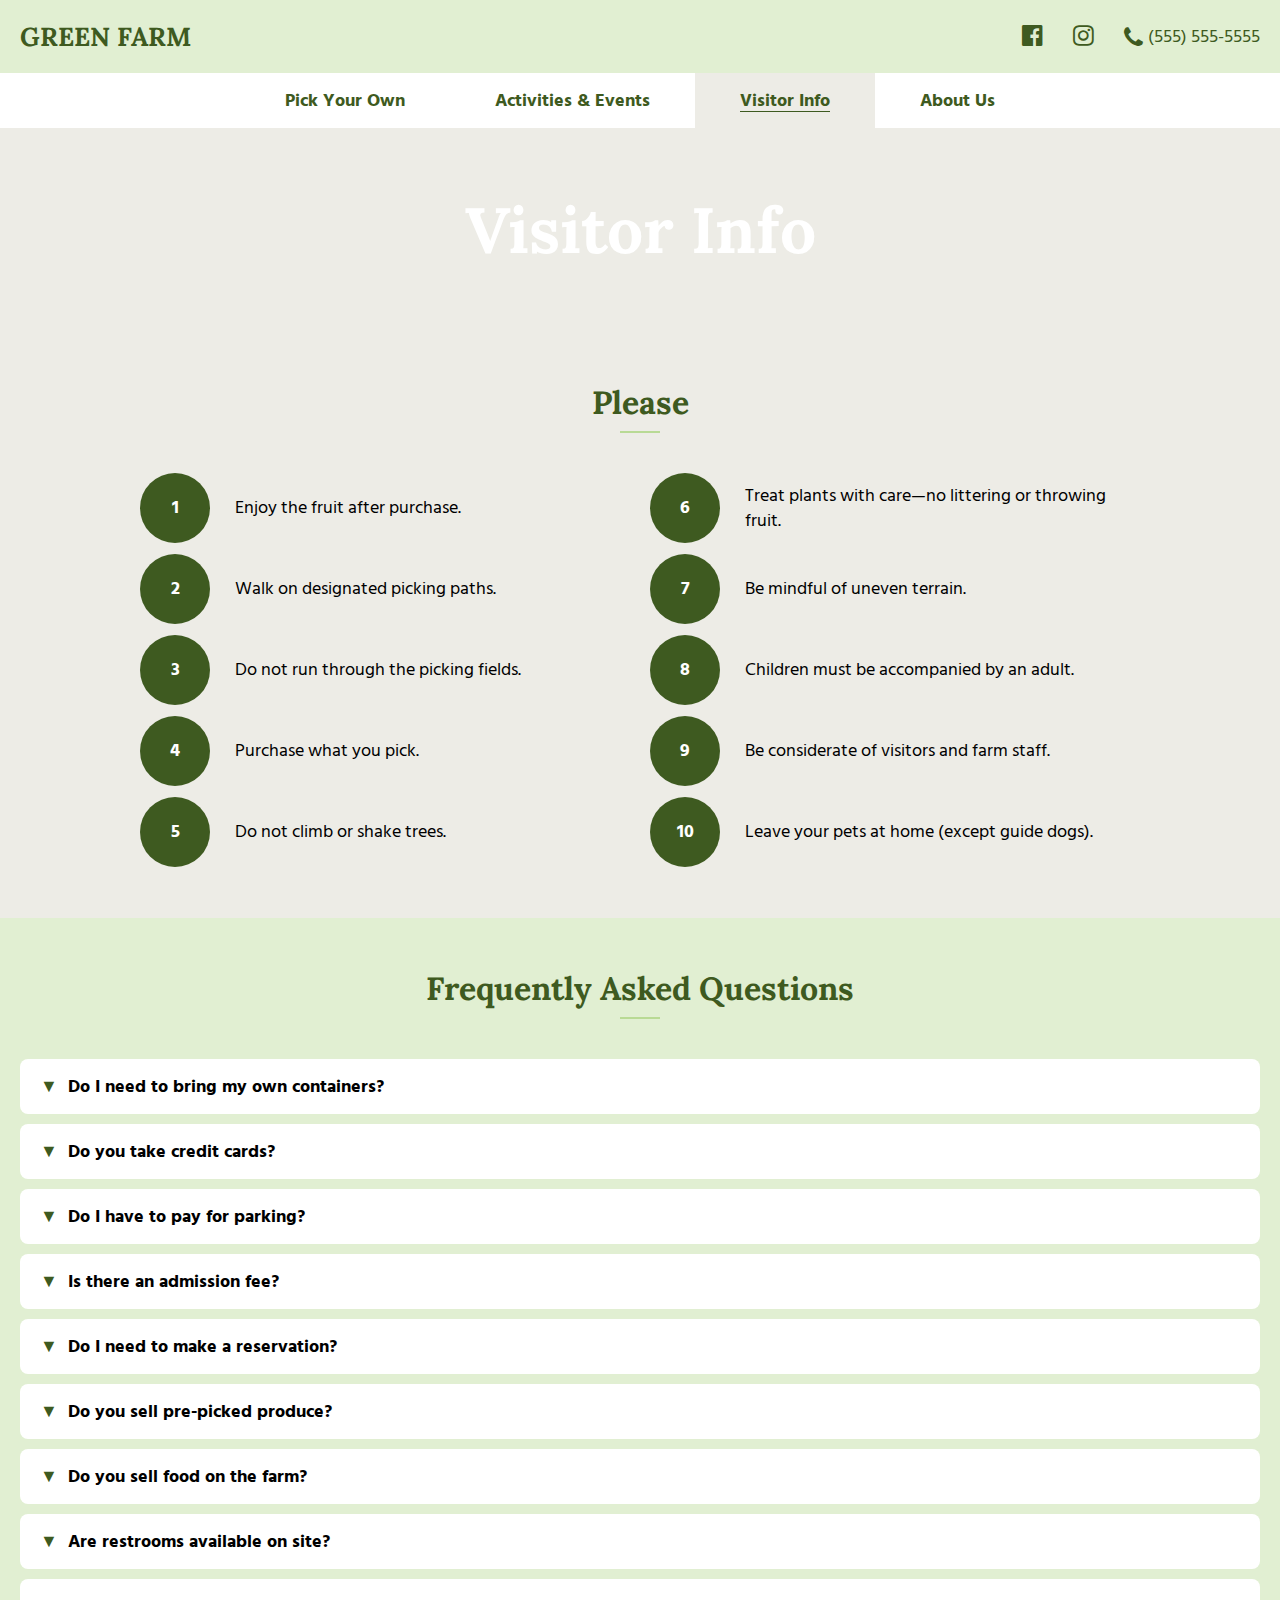
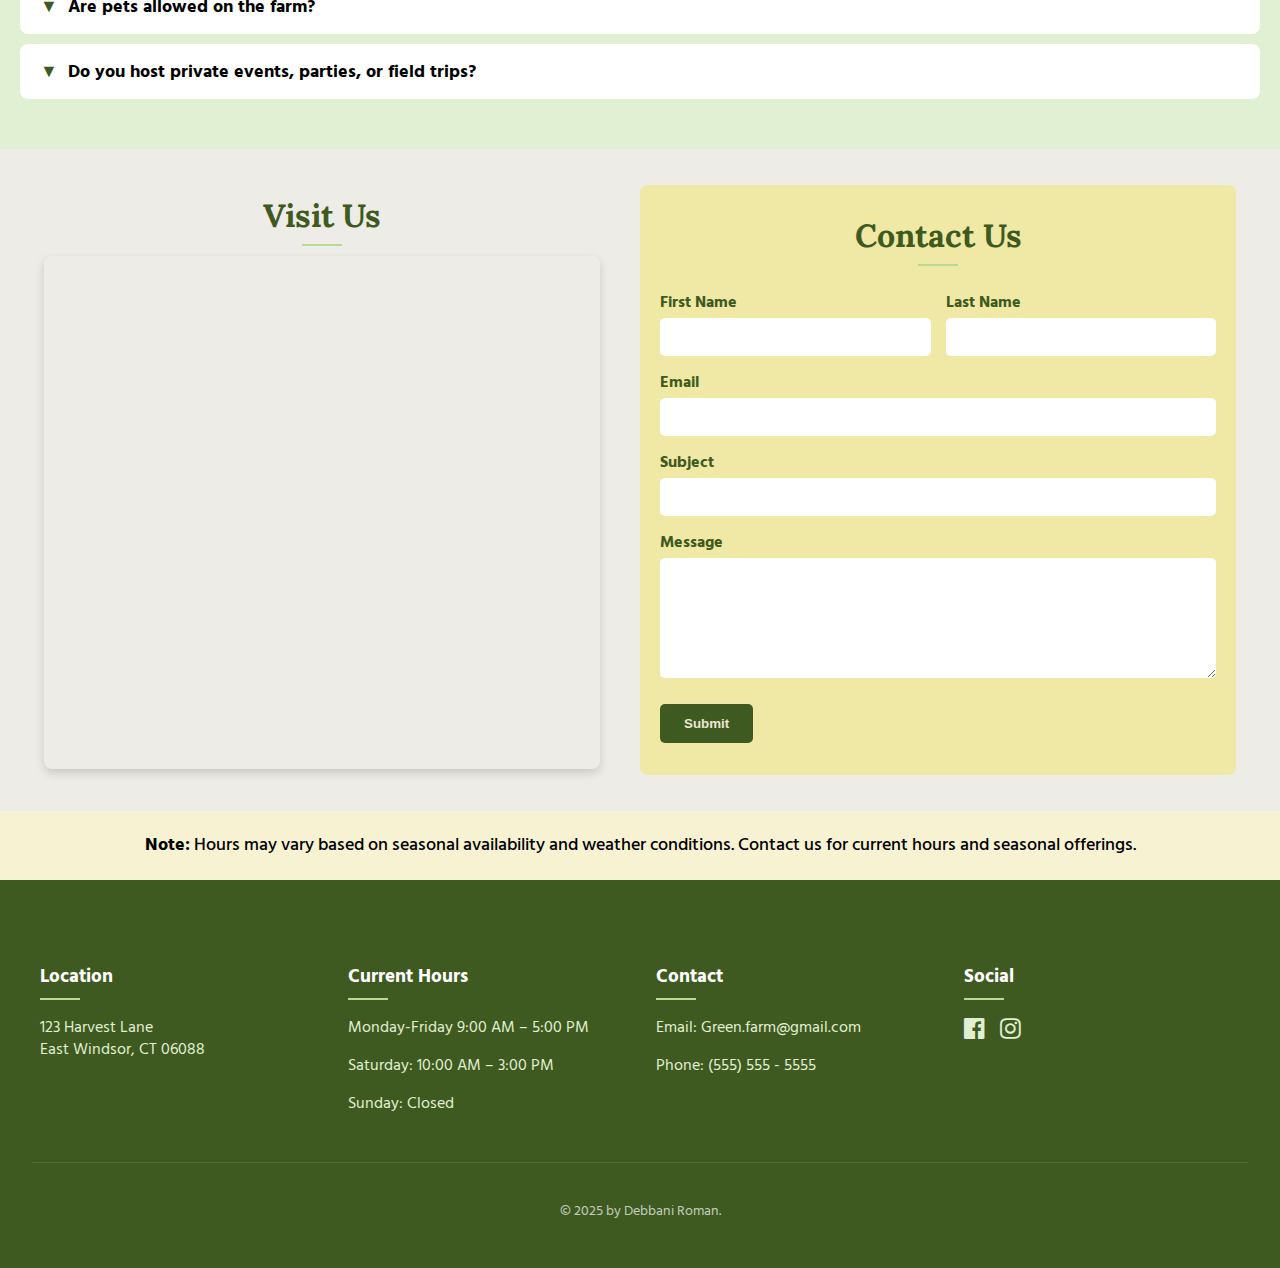
<file: visitor_info.html>
<!DOCTYPE html>
<html lang="en">

<head>
  <meta charset="UTF-8">
  <meta name="viewport" content="width=device-width, initial-scale=1.0">
  <title>Green Farm - Visitor Info Page</title>
  <meta name="author" content="Debbani Roman">
  <meta name="date" content="2025-03-18">
  <link rel="stylesheet" href="css/visitor_info.css">
  <link rel="stylesheet" href="css/contact_form.css">
  <script src="js/visitor_info.js" defer></script>
  <link rel="preconnect" href="https://fonts.googleapis.com">
  <link href="https://fonts.googleapis.com/css2?family=Lora:wght@400;700&family=Hind+Madurai:wght@300;400&display=swap" rel="stylesheet">
  <link rel="stylesheet" href="https://cdnjs.cloudflare.com/ajax/libs/font-awesome/4.7.0/css/font-awesome.min.css">
</head>

<body>
  <!-- Above Nav Bar Section -->
  <header>
    <a href="index.html" class="logo" style="text-decoration: none; color: #3e5a20">
      <div class="logo">GREEN FARM</div>
    </a>
    <div class="contact-info" style="display: flex; gap: 15px; align-items: center;">
      <a href="https://facebook.com" target="_blank" aria-label="Facebook" style="color: #3e5a20;">
        <i class="fa fa-facebook-official" style="font-size:24px" aria-hidden="true"></i>
      </a>
      <a href="https://instagram.com" target="_blank" aria-label="Instagram" style="color: #3e5a20;">
        <i class="fa fa-instagram" style="font-size:24px" aria-hidden="true"></i>
      </a>
      <a href="tel:5555555555" aria-label="Phone" style="text-decoration: none; display: flex; align-items: center; gap: 5px; color: #3e5a20;">
        <i class="fa fa-phone" style="font-size:24px" aria-hidden="true"></i>
        <span style="display: inline-block; vertical-align: middle;">(555) 555-5555</span>
      </a>
    </div>
    <meta name="viewport" content="width=device-width, initial-scale=1">
    <link rel="stylesheet" href="https://cdnjs.cloudflare.com/ajax/libs/font-awesome/4.7.0/css/font-awesome.min.css">
  </header>

  <!-- Nav Bar Section -->
  <nav>
    <ul>
      <li><a href="pick_your_own.html">Pick Your Own</a></li>
      <li><a href="activities_events.html">Activities & Events</a></li>
      <li><a href="visitor_info.html" class="active">Visitor Info</a></li>
      <li><a href="about_us.html">About Us</a></li>
    </ul>
  </nav>

  <!-- Header Image Section -->
  <section class="hero" style="background-image: url('https://i.ibb.co/vxwPVf1w/Visitor-Info-Header.webp');">
    <h1>Visitor Info</h1>
  </section>

 <!-- Farm Rules Section -->
<div class="rules-section-wrapper">
  <section class="section-container rules">
    <h2 class="section-heading">Please</h2>
    <div class="rules-container">
      <div class="rules-list">
        <ul>
          <li>Enjoy the fruit after purchase.</li>
          <li>Walk on designated picking paths.</li>
          <li>Do not run through the picking fields.</li>
          <li>Purchase what you pick.</li>
          <li>Do not climb or shake trees.</li>
          <li>Treat plants with care—no littering or throwing fruit.</li>
          <li>Be mindful of uneven terrain.</li>
          <li>Children must be accompanied by an adult.</li>
          <li>Be considerate of visitors and farm staff.</li>
          <li>Leave your pets at home (except guide dogs).</li>
        </ul>
      </div>
    </div>
  </section>
</div>

  <!-- FAQ Section Heading -->
  <div class="faq-section-wrapper">
    <section class="section-container faq">
      <h2 class="section-heading">Frequently Asked Questions</h2>

      <!-- FAQ List -->
      <div class="faq-list">
        <div class="faq-item">
          <div class="faq-content">
            <h3>Do I need to bring my own containers?</h3>
            <p>We provide containers and bags, but you're welcome to bring your own.</p>
          </div>
        </div>

        <div class="faq-item">
          <div class="faq-content">
            <h3>Do you take credit cards?</h3>
            <p>Yes, we accept credit cards and cash.</p>
          </div>
        </div>

        <div class="faq-item">
          <div class="faq-content">
            <h3>Do I have to pay for parking?</h3>
            <p>No, parking is free.</p>
          </div>
        </div>

        <div class="faq-item">
          <div class="faq-content">
            <h3>Is there an admission fee?</h3>
            <p>No, admission is free! You only pay for what you pick, as well as any activities or events you choose to participate in.</p>
          </div>
        </div>

        <div class="faq-item">
          <div class="faq-content">
            <h3>Do I need to make a reservation?</h3>
            <p>No reservation is needed for regular visits, but large groups should call ahead.</p>
          </div>
        </div>

        <div class="faq-item">
          <div class="faq-content">
            <h3>Do you sell pre-picked produce?</h3>
            <p>Yes, we have pre-picked fruits and vegetables available.</p>
          </div>
        </div>

        <div class="faq-item">
          <div class="faq-content">
            <h3>Do you sell food on the farm?</h3>
            <p>We offer a selection of refreshments, but full meals are not available. However, food trucks visit the farm during events, giving you a variety of delicious options to enjoy.</p>
          </div>
        </div>

        <div class="faq-item">
          <div class="faq-content">
            <h3>Are restrooms available on site?</h3>
            <p>Yes, restrooms are available for visitors.</p>
          </div>
        </div>

        <div class="faq-item">
          <div class="faq-content">
            <h3>Are pets allowed on the farm?</h3>
            <p>No, pets are not allowed, except for guide dogs.</p>
          </div>
        </div>

        <div class="faq-item">
          <div class="faq-content">
            <h3>Do you host private events, parties, or field trips?</h3>
            <p>Not at the moment, but we're working on it!</p>
          </div>
        </div>
      </div>
    </section>
  </div>

  <script>
    document.querySelectorAll('.faq-item').forEach(item => {
      item.addEventListener('click', () => {
        item.classList.toggle('active');
      });
    });
  </script>

<!-- Contact Form Section -->
<div class="contact-section-wrapper">
  <section class="section-container">
    <!-- Contact and Map Container -->
    <div class="contact-location">
      <div class="map">
        <h2 class="section-heading">Visit Us</h2>
        <iframe src="https://www.google.com/maps/embed?pb=!1m14!1m12!1m3!1d9215.128135969164!2d-72.60013880934551!3d41.934045212036715!2m3!1f0!2f0!3f0!3m2!1i1024!2i768!4f13.1!5e0!3m2!1sen!2sus!4v1742308379081!5m2!1sen!2sus" width="600" height="450" style="border:0;" allowfullscreen="" loading="lazy" referrerpolicy="no-referrer-when-downgrade"></iframe>
      </div>

      <div class="contact-form">
        <h2 class="section-heading">Contact Us</h2>
        <form>
          <div class="name-fields">
            <div>
              <label for="first-name">First Name</label>
              <input type="text" id="first-name" name="first-name" required>
            </div>
            <div>
              <label for="last-name">Last Name</label>
              <input type="text" id="last-name" name="last-name" required>
            </div>
          </div>

          <label for="email">Email</label>
          <input type="email" id="email" name="email" required>

          <label for="subject">Subject</label>
          <input type="text" id="subject" name="subject" required>

          <label for="message">Message</label>
          <textarea id="message" name="message" rows="5" required></textarea>

          <button type="submit">Submit</button>
        </form>
      </div>
    </div>
  </section>
</div>

    <!-- Note Section -->
  <div class="note-section-wrapper">
  <div class="note">
     <p><strong>Note:</strong> Hours may vary based on seasonal availability and weather conditions. Contact us for current hours and seasonal offerings.</p>
  </div>
</div>

  <!-- Footer Section -->
  <footer>
    <div class="footer-content">
      <div class="location">
        <h3>Location</h3>
        <p>123 Harvest Lane<br>East Windsor, CT 06088</p>
      </div>
      <div class="hours">
        <h3>Current Hours</h3>
        <p>Monday-Friday 9:00 AM – 5:00 PM</p>
        <p>Saturday: 10:00 AM – 3:00 PM</p>
        <p>Sunday: Closed</p>
      </div>
      <div class="contact">
        <h3>Contact</h3>
        <p>Email: Green.farm@gmail.com</p>
        <p>Phone: (555) 555 - 5555</p>
      </div>
      <div class="social">
        <h3>Social</h3>
        <div class="social-media" style="display: flex; gap: 15px;">
          <a href="https://facebook.com" target="_blank" aria-label="Facebook" style="color: #E1EFD2;">
            <i class="fa fa-facebook-official" style="font-size:24px" aria-hidden="true"></i>
          </a>
          <a href="https://instagram.com" target="_blank" aria-label="Instagram" style="color: #E1EFD2;">
            <i class="fa fa-instagram" style="font-size:24px" aria-hidden="true"></i>
          </a>
        </div>
      </div>
    </div>
    <div class="copyright">
      <p>© 2025 by Debbani Roman.</p>
    </div>
  </footer>
</body>

</html>
</file>
<file: css/visitor_info.css>
/* Visitor Info CSS */
/* General Styles */
body {
  font-family: "Hind Madurai", sans-serif;
  background-color: #edece6;
  margin: 0;
  padding: 0;
  color: #000000;
  overflow-x: hidden;
}

a {
  text-decoration: none;
  color: inherit;
}

/* Buttons */
.btn,
.learn-more {
  display: inline-block;
  background-color: #f0e8a5;
  color: #3e5a20;
  padding: 11px 20px;
  border-radius: 5px;
  font-weight: bold;
  text-transform: uppercase;
  font-size: 0.9rem;
  letter-spacing: 0.5px;
  transition: all 0.3s ease;
  margin-top: 20px;
  position: relative;
  z-index: 2;
}

.btn:hover,
.learn-more:hover {
  background-color: #3e5a20;
  color: white;
  transform: translateY(-2px);
  box-shadow: 0 4px 8px rgba(0, 0, 0, 0.1);
}

/* Section Container - Controls the width of main content areas */
.section-container {
  max-width: 1240px;
  margin: 0 auto;
  padding: 1rem 1.5rem;
  box-sizing: border-box;
}

/* Section Heading Styles */
.section-heading {
  font-family: "Lora", sans-serif;
  font-size: 32px;
  color: #3e5a20;
  margin: 10px 0 50px;
  position: relative;
  text-align: center;
}

.section-heading:after {
  content: "";
  display: block;
  width: 40px;
  height: 2px;
  background: #b9da95;
  margin-top: 0.5rem;
  position: absolute;
  left: 50%;
  transform: translateX(-50%);
}

/* Header & Navigation */
header {
  display: flex;
  justify-content: space-between;
  align-items: center;
  padding: 20px;
  background-color: #e1efd2;
  width: 100%;
  box-sizing: border-box;
}

.logo {
  font-family: "Lora", serif;
  font-size: 26px;
  font-weight: bold;
}

.contact-info {
  display: flex;
  align-items: center;
}

.contact-info a {
  margin-left: 15px;
  font-size: 18px;
  transition: opacity 0.3s ease;
}

.contact-info a:hover {
  opacity: 0.8;
}

.hamburger-menu {
  display: none;
  cursor: pointer;
  font-size: 24px;
  color: #3e5a20;
  background: none;
  border: none;
  margin-left: 15px;
}

/* Navigation */
nav {
  background-color: #ffffff;
  padding: 0 50px;
  text-align: center;
  width: 100%;
  box-sizing: border-box;
}

nav ul {
  list-style: none;
  padding: 0;
  margin: 0;
  display: flex;
  justify-content: center;
}

nav ul li {
  margin: 0;
}

nav ul li a {
  font-family: "Hind Madurai", serif;
  font-size: 18px;
  color: #3e5a20;
  font-weight: bold;
  display: block;
  padding: 15px 45px;
  text-align: center;
  transition: background-color 0.3s ease;
  text-underline-offset: 5px;
  text-decoration-thickness: 0px;
}

nav ul li a:hover {
  background-color: #edece6;
  color: #3e5a20;
  text-decoration: underline;
}

nav ul li a.active {
  background-color: #edece6;
  color: #3e5a20;
  text-decoration: underline;
}

/* Responsive styles for header and nav */
@media (max-width: 768px) {
  header {
    padding: 15px 20px;
  }

  .contact-info a {
    margin-left: 8px;
    font-size: 16px;
  }

  .hamburger-menu {
    display: block;
  }

  nav {
    padding: 0;
  }

  nav ul {
    flex-direction: column;
    height: 0;
    overflow: hidden;
    transition: height 0.3s ease;
  }

  nav ul.show {
    height: auto;
  }

  nav ul li a {
    padding: 12px 15px;
  }
}

/* Hero/Banner Image */
.hero {
  text-align: center;
  padding: 18px 0px;
  background-size: cover;
  background-position: center;
  position: relative;
  color: white;
  font-size: 32px;
  font-family: "Lora", serif;
  width: 100%;
  box-sizing: border-box;
}

@media (max-width: 768px) {
  .hero {
    padding: 30px 20px;
    font-size: 26px;
  }
}

/* Section Backgrounds */
.rules-section-wrapper {
  background-color: #edece6;
  width: 100%;
  padding: 20px 0;
  box-sizing: border-box;
}

.faq-section-wrapper {
  background-color: #e1efd2;
  width: 100%;
  padding: 20px;
  box-sizing: border-box;
}

.contact-section-wrapper {
  background-color: #edece6;
  width: 100%;
  padding: 20px 0;
  box-sizing: border-box;
}

/* Rules/Please Section */
.rules {
  padding: 20px 0;
  width: 100%;
  box-sizing: border-box;
}
.rules-container {
  display: flex;
  width: 100%;
  box-sizing: border-box;
}

.rules-list {
  flex: 1;
  column-count: 2;
  column-gap: 20px;
  width: 100%;
  max-width: 1000px;
  margin: 0 auto;
}
.rules-list ul {
  list-style: none;
  padding-left: 0;
  font-size: 18px;
  margin: 0;
  counter-reset: list-counter;
}
.rules-list ul li {
  display: flex;
  align-items: center;
  break-inside: avoid;
  margin-bottom: 11px;
}
/* Numbered Circle Design */
.rules-list ul li::before {
  content: counter(list-counter);
  counter-increment: list-counter;
  background-color: #3e5a20;
  color: White;
  border-radius: 50%;
  width: 70px;
  height: 70px;
  display: flex;
  justify-content: center;
  align-items: center;
  margin-right: 25px;
  font-weight: bold;
  font-family: "Hind Madurai", sans-serif;
  flex-shrink: 0;
  box-sizing: border-box;
}
/* Rules section responsive styles */
@media (max-width: 768px) {
  .rules-container {
    padding: 0 20px;
  }
  .rules-list {
    column-count: 1;
    width: 100%;
  }
  .rules-list ul li {
    margin-bottom: 20px;
  }
}

/* FAQ section */
.faq {
  padding: 20px 0;
  width: 100%;
  box-sizing: border-box;
}

.faq-list {
  width: 100%;
  margin: 0 auto;
  box-sizing: border-box;
}

.faq-item {
  background-color: #ffffff;
  border-radius: 8px;
  margin-bottom: 10px;
  padding: 15px 20px;
  cursor: pointer;
  position: relative;
  box-sizing: border-box;
}

.faq-item h3 {
  margin: 0;
  padding: 0;
  font-size: 18px;
}

.faq-item h3::before {
  content: "▼";
  color: #3e5a20;
  display: inline-block;
  margin-right: 10px;
  transition: transform 0.3s ease;
}

.faq-item.active h3::before {
  transform: rotate(180deg);
}

.faq-item p {
  display: none;
  padding-top: 10px;
  margin-bottom: 0;
}

.faq-item.active p {
  display: block;
}

/* FAQ section responsive styles */
@media (max-width: 768px) {
  .faq {
    padding: 20px;
  }

  .faq-item {
    padding: 12px 15px;
  }

  .faq-item h3 {
    font-size: 16px;
  }
}

/* Contact & Map Section */
.contact-location {
  display: flex;
  width: 100%;
  gap: 40px;
  box-sizing: border-box;
}

/* Removed contact form styles from here */

/* Map Specific Styles */
.map {
  flex: 1;
  box-sizing: border-box;
}

.map h2 {
  margin-bottom: 20px;
}

.map iframe {
  width: 100%;
  height: 513px;
  border-radius: 8px;
  box-shadow: 0 4px 10px rgba(0, 0, 0, 0.15);
  transition: all 0.3s ease;
}

.map iframe:hover {
  box-shadow: 0 6px 15px rgba(0, 0, 0, 0.2);
  transform: translateY(-2px);
}

.map-info {
  background-color: #ffffff;
  border-radius: 8px;
  padding: 15px;
  margin-top: 15px;
  box-shadow: 0 2px 5px rgba(0, 0, 0, 0.1);
}

.map-info h3 {
  color: #3e5a20;
  margin-top: 0;
  font-family: "Lora", serif;
}

.map-info p {
  margin-bottom: 5px;
}

.map-info i {
  color: #3e5a20;
  width: 20px;
  text-align: center;
  margin-right: 8px;
}

/* Contact section responsive styles */
@media (max-width: 768px) {
  .contact-location {
    flex-direction: column;
    padding: 0 20px;
  }
  
  .map {
    width: 100%;
    margin-top: 30px;
  }
  
  /* Map responsive styles */
  .map iframe {
    height: 250px;
  }
}

/* Note Section */
.note-section-wrapper {
  width: 100%;
  box-sizing: border-box;
}

.note {
  background-color: #f7f3d2;
  padding: 20px;
  text-align: center;
  font-size: 18px;
  font-weight: 500;
  width: 100%;
  box-sizing: border-box;
}

.note p {
  max-width: 1000px;
  margin: 0 auto;
  line-height: 1.6;
}

/* Footer */
footer {
  background-color: #3e5a20;
  color: white;
  padding: 4rem 2rem 2rem;
  width: 100%;
  box-sizing: border-box;
}

.footer-content {
  display: flex;
  flex-wrap: wrap;
  justify-content: space-between;
  gap: 2rem;
  max-width: 1200px;
  margin: 0 auto 2rem;
  color: #e1efd2;
}

.footer-content > div {
  flex: 1 1 200px;
}

.footer-content h3 {
  color: white;
  font-size: 1.2rem;
  margin-bottom: 1rem;
  position: relative;
}

.footer-content h3:after {
  content: "";
  display: block;
  width: 40px;
  height: 2px;
  background: #b9da95;
  margin-top: 0.5rem;
}

.social-media a:hover {
  opacity: 0.8;
}

.copyright {
  text-align: center;
  border-top: 1px solid rgba(255, 255, 255, 0.1);
  padding-top: 1.5rem;
  font-size: 0.9rem;
  color: rgba(255, 255, 255, 0.7);
}

/* Footer responsive styles */
@media (max-width: 768px) {
  footer {
    padding: 3rem 1.5rem 1.5rem;
  }

  .footer-content {
    flex-direction: column;
    gap: 2rem;
  }

  .footer-content > div {
    flex: none;
    width: 100%;
    text-align: center;
  }

  .footer-content h3:after {
    margin: 0.5rem auto 0;
  }

  .social-media {
    justify-content: center;
  }
}
</file>
<file: css/contact_form.css>
/* Contact Form CSS */
/* Main container */
.contact-form {
  flex: 1;
  box-sizing: border-box;
  background-color: #f0e8a5;
  padding: 20px;
  border-radius: 8px;
}

/* Form elements */
.contact-form h2 {
  font-family: "Lora", sans-serif;
  font-size: 32px;
  color: #3e5a20;
  margin: 10px 0 20px;
  position: relative;
  text-align: center;
}

.contact-form h2:after {
  content: "";
  display: block;
  width: 40px;
  height: 2px;
  background: #b9da95;
  margin-top: 0.5rem;
  position: absolute;
  left: 50%;
  transform: translateX(-50%);
}

/* Form inputs and labels */
.contact-form label {
  display: block;
  margin-top: 15px;
  font-weight: bold;
  color: #3e5a20;
}

.contact-form input,
.contact-form textarea {
  width: 100%;
  padding: 10px;
  margin-top: 5px;
  border: 0px solid #3e5a20;
  border-radius: 5px;
  font-family: inherit;
  box-sizing: border-box;
}

.contact-form textarea {
  resize: vertical;
  min-height: 120px;
}

/* Submit button */
.contact-form button {
  margin-top: 20px;
  background-color: #3e5a20;
  color: #ebe7d2;
  border: none;
  padding: 12px 24px;
  border-radius: 5px;
  cursor: pointer;
  transition: all 0.3s ease;
  font-weight: bold;
}

.contact-form button:hover {
  background-color: #4d7028;
  transform: translateY(-2px);
  box-shadow: 0 4px 8px rgba(0, 0, 0, 0.1);
}

/* Responsive styles */
@media (max-width: 768px) {
  .contact-form {
    width: 100%;
  }
  
  .contact-form textarea {
    max-height: 150px;
  }
  
  .contact-form h2 {
    font-size: 28px;
  }
}

/* Name fields container */
.name-fields {
  display: flex;
  gap: 15px;
}

.name-fields > div {
  flex: 1;
}

@media (max-width: 480px) {
  .name-fields {
    flex-direction: column;
    gap: 0;
  }
}
</file>
